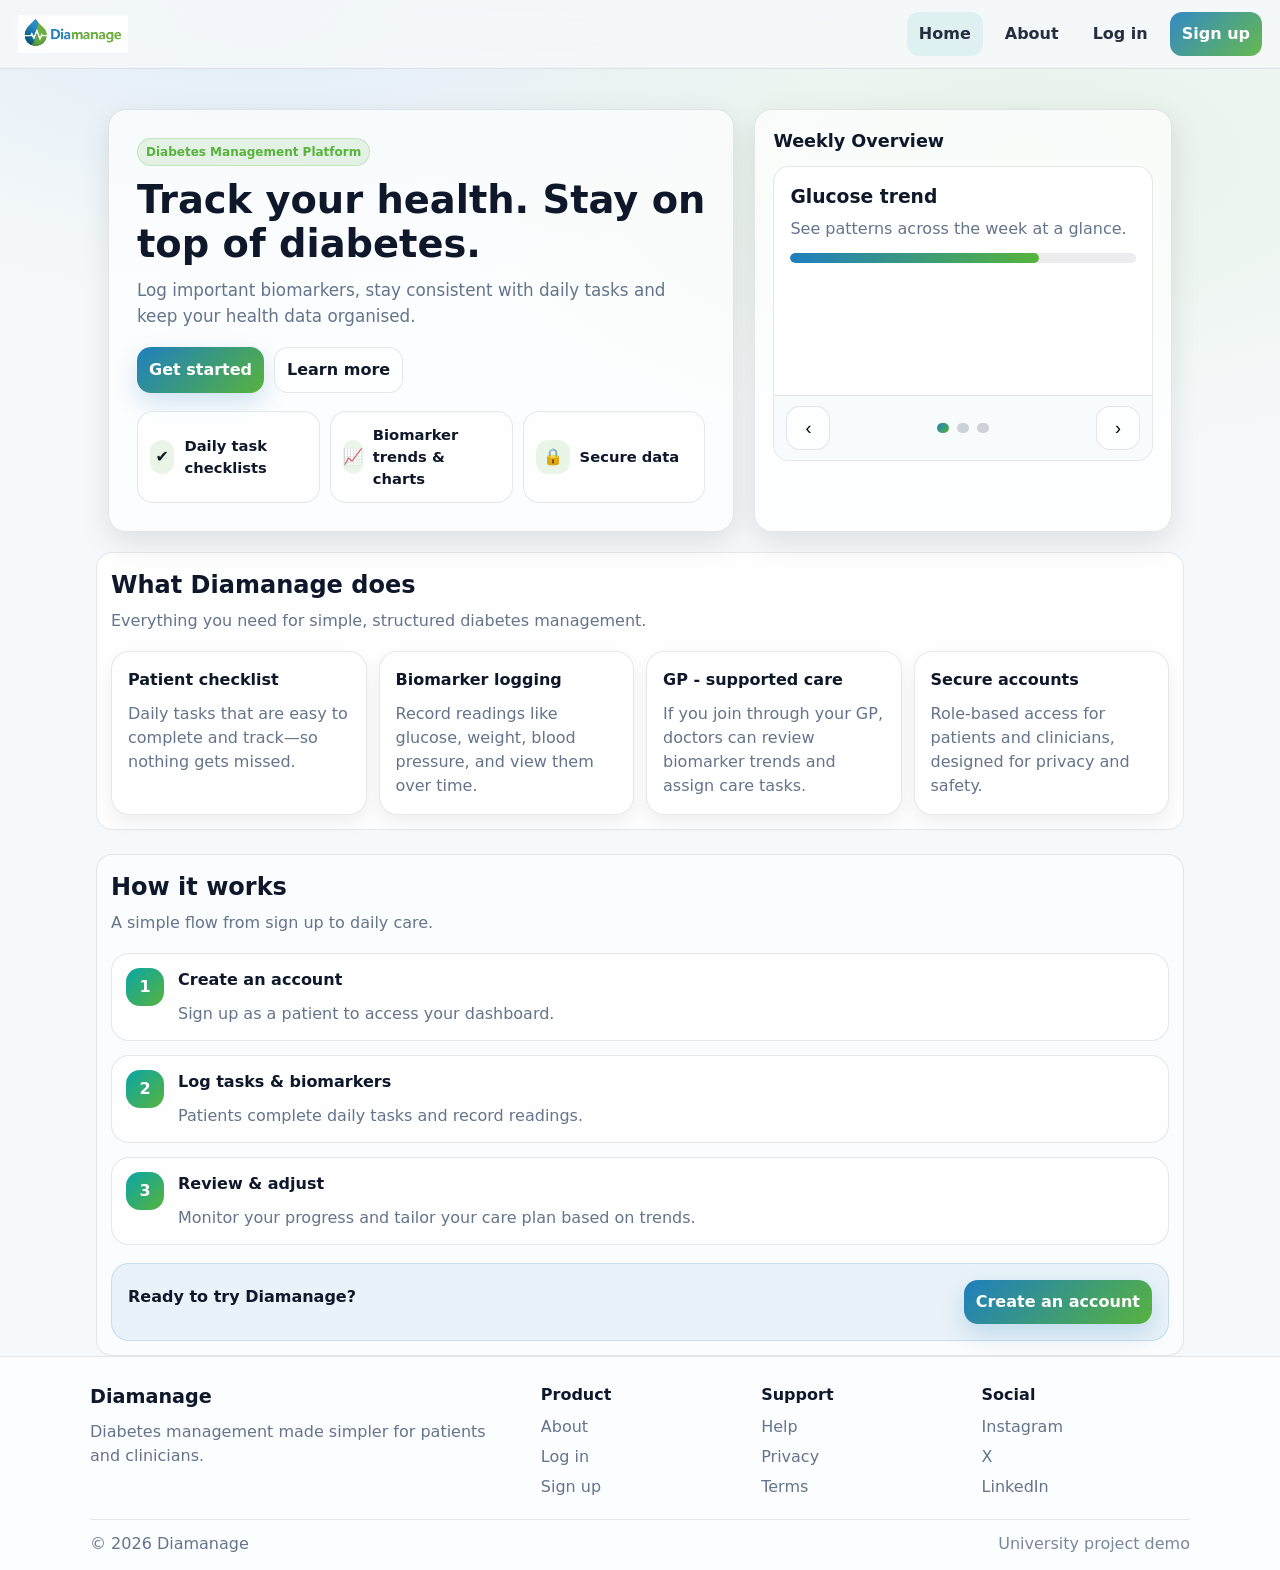
<file: diamanage-main/frontEnd/pages/index.html>
<!doctype html>
<html lang="en">
<head>
  <meta charset="utf-8" />
  <meta name="viewport" content="width=device-width, initial-scale=1" />
  <title>Diamanage</title>
  <link rel="stylesheet" href="../css/dashboard.css" />
</head>

<body>
  <!-- Header / Nav -->
  <header class="header">
    <a class="brand" href="index.html" aria-label="Diamanage home">
      <img src="../assets/logo.png" alt="Diamanage logo" class="brand-logo" />
    </a>

    <nav class="nav" aria-label="Primary">
      <button class="hamburger" id="hamburger" aria-label="Open menu" aria-expanded="false" aria-controls="navMenu">
        <span></span><span></span><span></span>
      </button>

      <div class="nav-menu" id="navMenu">
        <a href="index.html" class="nav-link active">Home</a>
        <a href="#" class="nav-link">About</a>
        <a href="login.html" class="nav-link">Log in</a>
        <a href="register.html" class="nav-link nav-cta">Sign up</a>
      </div>
    </nav>
  </header>

  <!-- Hero -->
  <main>
    <section class="hero">
      <div class="hero-content">
        <p class="pill">Diabetes Management Platform</p>
        <h1>Track your health. Stay on top of diabetes.</h1>
        <p class="subhead">
          Log important biomarkers, stay consistent with daily tasks and keep your health data organised.
        </p>

        <div class="hero-actions">
          <a class="btn primary" href="register.html">Get started</a>
          <a class="btn ghost" href="#">Learn more</a>
        </div>

        <div class="hero-stats">
          <div class="stat">
            <div class="stat-num">✔</div>
            <div class="stat-text">Daily task checklists</div>
          </div>
          <div class="stat">
            <div class="stat-num">📈</div>
            <div class="stat-text">Biomarker trends & charts</div>
          </div>
          <div class="stat">
            <div class="stat-num">🔒</div>
            <div class="stat-text">Secure  data</div>
          </div>
        </div>
      </div>

      <div class="hero-card">
        <h2 class="card-title">Weekly Overview</h2>

        <!-- Simple slideshow (3 slides) -->
        <div class="slider" aria-label="Highlights">
          <div class="slides" id="slides">
            <div class="slide">
              <div class="mini-card">
                <h3>Glucose trend</h3>
                <p>See patterns across the week at a glance.</p>
                <div class="fake-bar">
                  <span style="width: 72%"></span>
                </div>
              </div>
            </div>

            <div class="slide">
              <div class="mini-card">
                <h3>Task completion</h3>
                <p>Keep daily actions consistent and visible.</p>
                <ul class="mini-list">
                  <li><span class="dot ok"></span> Log glucose</li>
                  <li><span class="dot ok"></span> Take medication</li>
                  <li><span class="dot warn"></span> 20 min walk</li>
                </ul>
              </div>
            </div>

            <div class="slide">
              <div class="mini-card">
                <h3>Doctor view</h3>
                <p>Assign tasks and compare history over time.</p>
                <div class="fake-grid">
                  <div class="chip">BP</div>
                  <div class="chip">HbA1c</div>
                  <div class="chip">Weight</div>
                  <div class="chip">Notes</div>
                </div>
              </div>
            </div>
          </div>

          <div class="slider-controls">
            <button class="icon-btn" id="prevBtn" aria-label="Previous slide">‹</button>
            <div class="dots" id="dots" aria-label="Slide dots"></div>
            <button class="icon-btn" id="nextBtn" aria-label="Next slide">›</button>
          </div>
        </div>
      </div>
    </section>

    <!-- Features -->
    <section class="section">
      <div class="section-head">
        <h2>What Diamanage does</h2>
        <p>Everything you need for simple, structured diabetes management.</p>
      </div>

      <div class="grid">
        <article class="feature">
          <h3>Patient checklist</h3>
          <p>Daily tasks that are easy to complete and track—so nothing gets missed.</p>
        </article>

        <article class="feature">
          <h3>Biomarker logging</h3>
          <p>Record readings like glucose, weight, blood pressure, and view them over time.</p>
        </article>

        <article class="feature">
          <h3>GP - supported care</h3>
          <p>If you join through your GP, doctors can review biomarker trends and assign care tasks.</p>
        </article>

        <article class="feature">
          <h3>Secure accounts</h3>
          <p>Role-based access for patients and clinicians, designed for privacy and safety.</p>
        </article>
      </div>
    </section>
<br>
    <!-- How it works -->
    <section class="section alt">
      <div class="section-head">
        <h2>How it works</h2>
        <p>A simple flow from sign up to daily care.</p>
      </div>

      <ol class="steps">
        <li>
          <span class="step-num">1</span>
          <div>
            <h3>Create an account</h3>
            <p>Sign up as a patient to access your dashboard.</p>
          </div>
        </li>
        <li>
          <span class="step-num">2</span>
          <div>
            <h3>Log tasks & biomarkers</h3>
            <p>Patients complete daily tasks and record readings.</p>
          </div>
        </li>
        <li>
          <span class="step-num">3</span>
          <div>
            <h3>Review & adjust</h3>
            <p>Monitor your progress and tailor your care plan based on trends.</p>
          </div>
        </li>
      </ol>

      <div class="cta">
        <h3>Ready to try Diamanage?</h3>
        <p></p>
        <a class="btn primary" href="register.html">Create an account</a>
      </div>
    </section>
  </main>

  <!-- Footer -->
  <footer class="footer">
    <div class="footer-inner">
      <div class="footer-brand">
        <div class="footer-name">Diamanage</div>
        <p>Diabetes management made simpler for patients and clinicians.</p>
      </div>

      <div class="footer-links">
        <div>
          <h4>Product</h4>
          <a href="#">About</a>
          <a href="#">Log in</a>
          <a href="#">Sign up</a>
        </div>
        <div>
          <h4>Support</h4>
          <a href="#">Help</a>
          <a href="#">Privacy</a>
          <a href="#">Terms</a>
        </div>
        <div>
          <h4>Social</h4>
          <a href="#" aria-label="Instagram">Instagram</a>
          <a href="#" aria-label="X">X</a>
          <a href="#" aria-label="LinkedIn">LinkedIn</a>
        </div>
      </div>
    </div>

    <div class="footer-bottom">
      <span>© <span id="year"></span> Diamanage</span>
      <span class="muted">University project demo</span>
    </div>
  </footer>

  
  <script>
    // ----- Footer year -----
document.getElementById("year").textContent = new Date().getFullYear();

// ----- Mobile nav -----
const hamburger = document.getElementById("hamburger");
const navMenu = document.getElementById("navMenu");

hamburger.addEventListener("click", () => {
  const isOpen = navMenu.classList.toggle("open");
  hamburger.setAttribute("aria-expanded", String(isOpen));
});

// Close menu when clicking a link (mobile)
navMenu.addEventListener("click", (e) => {
  if (e.target.classList.contains("nav-link")) {
    navMenu.classList.remove("open");
    hamburger.setAttribute("aria-expanded", "false");
  }
});

// ----- Simple slider -----
const slidesEl = document.getElementById("slides");
const dotsEl = document.getElementById("dots");
const prevBtn = document.getElementById("prevBtn");
const nextBtn = document.getElementById("nextBtn");

const totalSlides = slidesEl.children.length;
let current = 0;

function renderDots() {
  dotsEl.innerHTML = "";
  for (let i = 0; i < totalSlides; i++) {
    const b = document.createElement("button");
    b.className = "dot-btn" + (i === current ? " active" : "");
    b.setAttribute("aria-label", `Go to slide ${i + 1}`);
    b.addEventListener("click", () => goTo(i));
    dotsEl.appendChild(b);
  }
}

function goTo(idx) {
  current = (idx + totalSlides) % totalSlides;
  slidesEl.style.transform = `translateX(-${current * 100}%)`;
  renderDots();
}

prevBtn.addEventListener("click", () => goTo(current - 1));
nextBtn.addEventListener("click", () => goTo(current + 1));

renderDots();
goTo(0);

// Auto-advance (optional)
setInterval(() => goTo(current + 1), 6000);
  </script>
  </body>
</html>
</file>
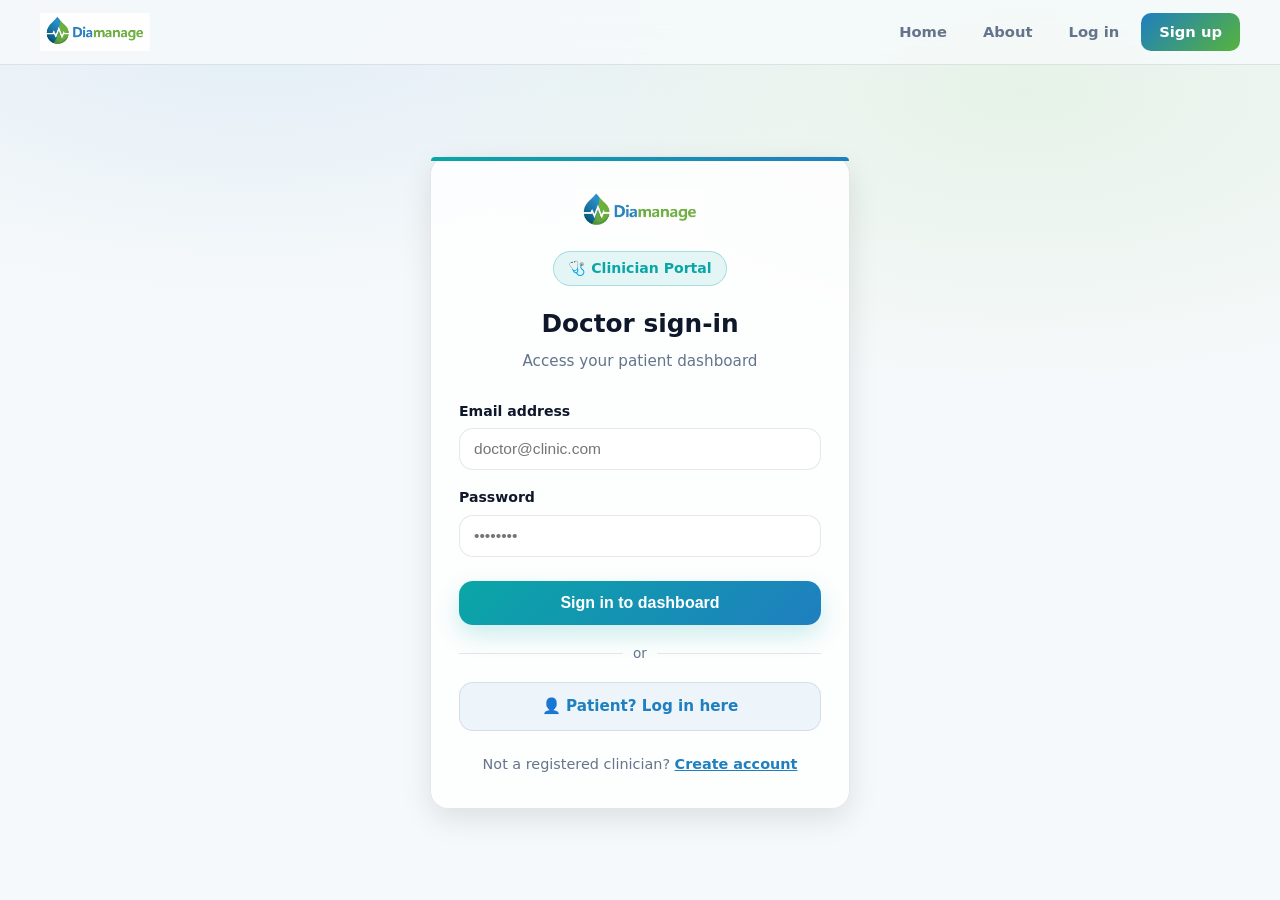
<file: diamanage-main/frontEnd/pages/doctor_login.html>
<!doctype html>
<html lang="en">
<head>
  <meta charset="utf-8" />
  <meta name="viewport" content="width=device-width, initial-scale=1" />
  <title>Diamanage — Doctor Login</title>
  <link rel="stylesheet" href="../css/styles.css" />
  <link rel="stylesheet" href="../css/auth.css" />
  <style>
    /* Auth page layout */
    .auth-wrapper {
      min-height: calc(100vh - 65px);
      display: grid;
      place-items: center;
      padding: 32px 18px;
    }

    .auth-card {
      width: 100%;
      max-width: 420px;
      background: rgba(255,255,255,0.80);
      border: 1px solid var(--border);
      border-radius: var(--radius);
      box-shadow: var(--shadow);
      padding: 32px 28px;
    }

    /* Teal accent strip along the top */
    .auth-card::before {
      content: '';
      display: block;
      height: 4px;
      margin: -32px -28px 28px;
      border-radius: var(--radius) var(--radius) 0 0;
      background: linear-gradient(90deg, var(--teal), var(--blue));
    }

    .auth-logo {
      display: flex;
      justify-content: center;
      margin-bottom: 18px;
    }

    .auth-logo img { height: 44px; width: auto; }

    .role-badge {
      display: flex;
      align-items: center;
      justify-content: center;
      gap: 8px;
      margin-bottom: 18px;
    }

    .role-badge span {
      display: inline-block;
      padding: 5px 14px;
      border-radius: 999px;
      background: rgba(10,166,166,0.10);
      border: 1px solid rgba(10,166,166,0.28);
      color: var(--teal);
      font-weight: 800;
      font-size: 0.88rem;
    }

    .auth-card h1 {
      margin: 0 0 6px;
      font-size: 1.55rem;
      text-align: center;
    }

    .auth-card .auth-sub {
      margin: 0 0 26px;
      text-align: center;
      color: var(--muted);
      font-size: 0.95rem;
    }

    .auth-field {
      margin-bottom: 16px;
    }

    .auth-field label {
      display: block;
      font-weight: 700;
      font-size: 0.88rem;
      margin-bottom: 6px;
    }

    .auth-field input {
      width: 100%;
      padding: 11px 14px;
      border-radius: 14px;
      border: 1px solid var(--border);
      background: rgba(255,255,255,0.95);
      font-size: 0.97rem;
      outline: none;
      transition: border-color 0.15s;
    }

    .auth-field input:focus {
      border-color: var(--teal);
      box-shadow: 0 0 0 3px rgba(10,166,166,0.12);
    }

    .auth-btn {
      width: 100%;
      margin-top: 8px;
      padding: 13px;
      border-radius: 14px;
      border: none;
      font-size: 1rem;
      font-weight: 800;
      cursor: pointer;
      color: white;
      background: linear-gradient(135deg, var(--teal), var(--blue));
      box-shadow: 0 10px 25px rgba(10,166,166,0.20);
      transition: filter 0.15s;
    }

    .auth-btn:hover { filter: brightness(1.04); }
    .auth-btn:disabled { opacity: 0.6; cursor: not-allowed; filter: none; }

    .auth-msg {
      margin-top: 14px;
      padding: 10px 14px;
      border-radius: 12px;
      font-size: 0.9rem;
      font-weight: 600;
      display: none;
    }

    .auth-msg.error {
      background: rgba(220,38,38,0.08);
      border: 1px solid rgba(220,38,38,0.20);
      color: #dc2626;
    }

    .auth-msg.success {
      background: rgba(10,166,166,0.08);
      border: 1px solid rgba(10,166,166,0.22);
      color: var(--teal);
    }

    .auth-links {
      margin-top: 22px;
      text-align: center;
      font-size: 0.9rem;
      color: var(--muted);
    }

    .auth-links a {
      color: var(--blue);
      font-weight: 700;
    }

    .auth-divider {
      margin: 18px 0;
      display: flex;
      align-items: center;
      gap: 10px;
      color: var(--muted);
      font-size: 0.85rem;
    }

    .auth-divider::before,
    .auth-divider::after {
      content: '';
      flex: 1;
      height: 1px;
      background: var(--border);
    }

    .patient-link-btn {
      width: 100%;
      padding: 11px;
      border-radius: 14px;
      border: 1px solid var(--border);
      background: rgba(31,127,191,0.07);
      color: var(--blue);
      font-weight: 800;
      font-size: 0.95rem;
      cursor: pointer;
      text-align: center;
      display: block;
      transition: background 0.15s;
      text-decoration: none;
    }

    .patient-link-btn:hover {
      background: rgba(31,127,191,0.13);
      text-decoration: none;
    }
  </style>
</head>

<body>
  <!-- Header -->
  <header class="header">
    <a class="brand" href="index.html" aria-label="Diamanage home">
      <img src="../assets/logo.png" alt="Diamanage logo" class="brand-logo" />
    </a>
    <nav class="nav" aria-label="Primary">
      <button class="hamburger" id="hamburger" aria-label="Open menu" aria-expanded="false" aria-controls="navMenu">
        <span></span><span></span><span></span>
      </button>
      <div class="nav-menu" id="navMenu">
        <a href="index.html" class="nav-link">Home</a>
        <a href="#" class="nav-link">About</a>
        <a href="login.html" class="nav-link">Log in</a>
        <a href="register.html" class="nav-link nav-cta">Sign up</a>
      </div>
    </nav>
  </header>

  <!-- Auth -->
  <main class="auth-wrapper">
    <div class="auth-card">
      <div class="auth-logo">
        <img src="../assets/logo.png" alt="Diamanage" />
      </div>

      <div class="role-badge"><span>🩺 Clinician Portal</span></div>

      <h1>Doctor sign-in</h1>
      <p class="auth-sub">Access your patient dashboard</p>

      <form id="doctorLoginForm" novalidate>
        <div class="auth-field">
          <label for="email">Email address</label>
          <input id="email" type="email" placeholder="doctor@clinic.com" autocomplete="email" required />
        </div>

        <div class="auth-field">
          <label for="password">Password</label>
          <input id="password" type="password" placeholder="••••••••" autocomplete="current-password" required />
        </div>

        <button class="auth-btn" type="submit" id="submitBtn">Sign in to dashboard</button>

        <div class="auth-msg" id="authMsg"></div>
      </form>

      <div class="auth-divider">or</div>

      <a class="patient-link-btn" href="login.html">👤 Patient? Log in here</a>

      <div class="auth-links">
        Not a registered clinician? <a href="register.html">Create account</a>
      </div>
    </div>
  </main>

  <script>
    // Hamburger
    document.getElementById('hamburger').addEventListener('click', function () {
      const menu = document.getElementById('navMenu');
      const expanded = this.getAttribute('aria-expanded') === 'true';
      this.setAttribute('aria-expanded', String(!expanded));
      menu.classList.toggle('open');
    });

    // Doctor login form
    const form      = document.getElementById('doctorLoginForm');
    const msgEl     = document.getElementById('authMsg');
    const submitBtn = document.getElementById('submitBtn');

    function showMsg(text, type) {
      msgEl.textContent = text;
      msgEl.className   = 'auth-msg ' + type;
      msgEl.style.display = 'block';
    }

    form.addEventListener('submit', async function (e) {
      e.preventDefault();
      msgEl.style.display = 'none';

      const email    = document.getElementById('email').value.trim();
      const password = document.getElementById('password').value;

      if (!email || !password) {
        showMsg('Please fill in all fields.', 'error');
        return;
      }

      submitBtn.disabled    = true;
      submitBtn.textContent = 'Signing in…';

      try {
        const res  = await fetch('https://diamanage.onrender.com/api/user/login', {
          method:  'POST',
          headers: { 'Content-Type': 'application/json' },
          body:    JSON.stringify({ email, password })
        });
        const data = await res.json();

        if (data.success) {
          if (data.role !== 'DOCTOR') {
            showMsg('This portal is for doctors only. Please use the patient login.', 'error');
            submitBtn.disabled    = false;
            submitBtn.textContent = 'Sign in to dashboard';
            return;
          }

          // Persist basic session info
          sessionStorage.setItem('userId',   data.userId);
          sessionStorage.setItem('userName', data.name);
          sessionStorage.setItem('userRole', data.role);

          showMsg('Welcome back, Dr. ' + data.name + '! Redirecting…', 'success');
          setTimeout(() => { window.location.href = 'doctor_dashboard.html'; }, 1000);
        } else {
          showMsg(data.message || 'Invalid email or password.', 'error');
          submitBtn.disabled    = false;
          submitBtn.textContent = 'Sign in to dashboard';
        }
      } catch (err) {
        showMsg('Could not reach the server. Please try again.', 'error');
        submitBtn.disabled    = false;
        submitBtn.textContent = 'Sign in to dashboard';
      }
    });
  </script>
</body>
</html>
</file>
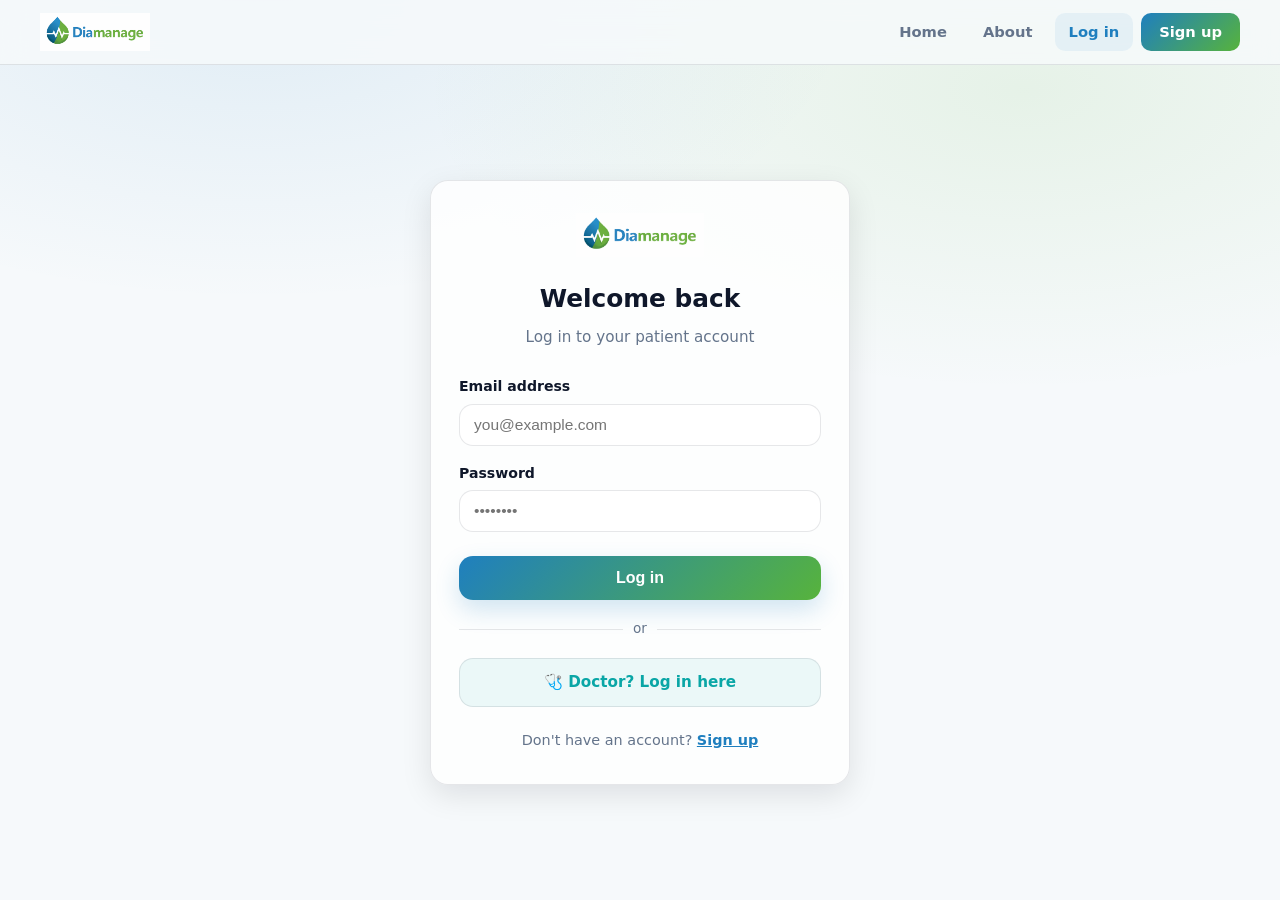
<file: diamanage-main/frontEnd/pages/login.html>
<!doctype html>
<html lang="en">
<head>
  <meta charset="utf-8" />
  <meta name="viewport" content="width=device-width, initial-scale=1" />
  <title>Diamanage — Log In</title>
  <link rel="stylesheet" href="../css/styles.css" />
  <link rel="stylesheet" href="../css/auth.css" />
  <style>
    /* Auth page layout */
    .auth-wrapper {
      min-height: calc(100vh - 65px);
      display: grid;
      place-items: center;
      padding: 32px 18px;
    }

    .auth-card {
      width: 100%;
      max-width: 420px;
      background: rgba(255,255,255,0.80);
      border: 1px solid var(--border);
      border-radius: var(--radius);
      box-shadow: var(--shadow);
      padding: 32px 28px;
    }

    .auth-logo {
      display: flex;
      justify-content: center;
      margin-bottom: 22px;
    }

    .auth-logo img { height: 44px; width: auto; }

    .auth-card h1 {
      margin: 0 0 6px;
      font-size: 1.55rem;
      text-align: center;
    }

    .auth-card .auth-sub {
      margin: 0 0 26px;
      text-align: center;
      color: var(--muted);
      font-size: 0.95rem;
    }

    .auth-field {
      margin-bottom: 16px;
    }

    .auth-field label {
      display: block;
      font-weight: 700;
      font-size: 0.88rem;
      margin-bottom: 6px;
    }

    .auth-field input {
      width: 100%;
      padding: 11px 14px;
      border-radius: 14px;
      border: 1px solid var(--border);
      background: rgba(255,255,255,0.95);
      font-size: 0.97rem;
      outline: none;
      transition: border-color 0.15s;
    }

    .auth-field input:focus {
      border-color: var(--blue);
      box-shadow: 0 0 0 3px rgba(31,127,191,0.10);
    }

    .auth-btn {
      width: 100%;
      margin-top: 8px;
      padding: 13px;
      border-radius: 14px;
      border: none;
      font-size: 1rem;
      font-weight: 800;
      cursor: pointer;
      color: white;
      background: linear-gradient(135deg, var(--blue), var(--green));
      box-shadow: 0 10px 25px rgba(31,127,191,0.20);
      transition: filter 0.15s;
    }

    .auth-btn:hover { filter: brightness(1.04); }
    .auth-btn:disabled { opacity: 0.6; cursor: not-allowed; filter: none; }

    .auth-msg {
      margin-top: 14px;
      padding: 10px 14px;
      border-radius: 12px;
      font-size: 0.9rem;
      font-weight: 600;
      display: none;
    }

    .auth-msg.error {
      background: rgba(220,38,38,0.08);
      border: 1px solid rgba(220,38,38,0.20);
      color: #dc2626;
    }

    .auth-msg.success {
      background: rgba(87,179,60,0.10);
      border: 1px solid rgba(87,179,60,0.25);
      color: #2d7a16;
    }

    .auth-links {
      margin-top: 22px;
      text-align: center;
      font-size: 0.9rem;
      color: var(--muted);
    }

    .auth-links a {
      color: var(--blue);
      font-weight: 700;
    }

    .auth-divider {
      margin: 18px 0;
      display: flex;
      align-items: center;
      gap: 10px;
      color: var(--muted);
      font-size: 0.85rem;
    }

    .auth-divider::before,
    .auth-divider::after {
      content: '';
      flex: 1;
      height: 1px;
      background: var(--border);
    }

    .doctor-link-btn {
      width: 100%;
      padding: 11px;
      border-radius: 14px;
      border: 1px solid var(--border);
      background: rgba(10,166,166,0.07);
      color: var(--teal);
      font-weight: 800;
      font-size: 0.95rem;
      cursor: pointer;
      text-align: center;
      display: block;
      transition: background 0.15s;
      text-decoration: none;
    }

    .doctor-link-btn:hover {
      background: rgba(10,166,166,0.13);
      text-decoration: none;
    }
  </style>
</head>

<body>
  <!-- Header -->
  <header class="header">
    <a class="brand" href="./index.html" aria-label="Diamanage home">
       
      <img src="../assets/logo.png" alt="Diamanage logo" class="brand-logo" />
    </a>
    <nav class="nav" aria-label="Primary">
      <button class="hamburger" id="hamburger" aria-label="Open menu" aria-expanded="false" aria-controls="navMenu">
        <span></span><span></span><span></span>
      </button>
      <div class="nav-menu" id="navMenu">
        
        <a href="index.html" class="nav-link">Home</a>
        <a href="#" class="nav-link">About</a>
        <a href="login.html" class="nav-link active">Log in</a>
        <a href="register.html" class="nav-link nav-cta">Sign up</a>
      </div>
    </nav>
  </header>

  <!-- Auth -->
  <main class="auth-wrapper">
    <div class="auth-card">
      <div class="auth-logo">
        <img src="../assets/logo.png" alt="Diamanage" />
      </div>

      <h1>Welcome back</h1>
      <p class="auth-sub">Log in to your patient account</p>

      <form id="loginForm" novalidate>
        <div class="auth-field">
          <label for="email">Email address</label>
          <input id="email" type="email" placeholder="you@example.com" autocomplete="email" required />
        </div>

        <div class="auth-field">
          <label for="password">Password</label>
          <input id="password" type="password" placeholder="••••••••" autocomplete="current-password" required />
        </div>

        <button class="auth-btn" type="submit" id="submitBtn">Log in</button>

        <div class="auth-msg" id="authMsg"></div>
      </form>

      <div class="auth-divider">or</div>

      <a class="doctor-link-btn" href="doctor_login.html">🩺 Doctor? Log in here</a>

      <div class="auth-links">
        Don't have an account? <a href="register.html">Sign up</a>
      </div>
    </div>
  </main>

  <script>
    // Hamburger
    document.getElementById('hamburger').addEventListener('click', function () {
      const menu = document.getElementById('navMenu');
      const expanded = this.getAttribute('aria-expanded') === 'true';
      this.setAttribute('aria-expanded', String(!expanded));
      menu.classList.toggle('open');
    });

    // Login form
    const form     = document.getElementById('loginForm');
    const msgEl    = document.getElementById('authMsg');
    const submitBtn = document.getElementById('submitBtn');

    function showMsg(text, type) {
      msgEl.textContent = text;
      msgEl.className   = 'auth-msg ' + type;
      msgEl.style.display = 'block';
    }

    form.addEventListener('submit', async function (e) {
      e.preventDefault();
      msgEl.style.display = 'none';

      const email    = document.getElementById('email').value.trim();
      const password = document.getElementById('password').value;

      if (!email || !password) {
        showMsg('Please fill in all fields.', 'error');
        return;
      }

      submitBtn.disabled   = true;
      submitBtn.textContent = 'Logging in…';

      try {
        const res  = await fetch('https://diamanage.onrender.com/api/user/login', {
          method:  'POST',
          headers: { 'Content-Type': 'application/json' },
          body:    JSON.stringify({ email, password })
        });
        const data = await res.json();

        if (data.success) {
          // Persist basic session info
          sessionStorage.setItem('userId',   data.userId);
          sessionStorage.setItem('userName', data.name);
          sessionStorage.setItem('userRole', data.role);

          if (data.role === 'DOCTOR') {
            
            window.location.href = 'doctor_dashboard.html';
          } else {
            window.location.href = 'user_dashboard.html';
          }
        } else {
          showMsg(data.message || 'Invalid email or password.', 'error');
          submitBtn.disabled   = false;
          submitBtn.textContent = 'Log in';
        }
      } catch (err) {
        showMsg('Could not reach the server. Please try again.', 'error');
        submitBtn.disabled   = false;
        submitBtn.textContent = 'Log in';
      }
    });
  </script>
</body>
</html>
</file>
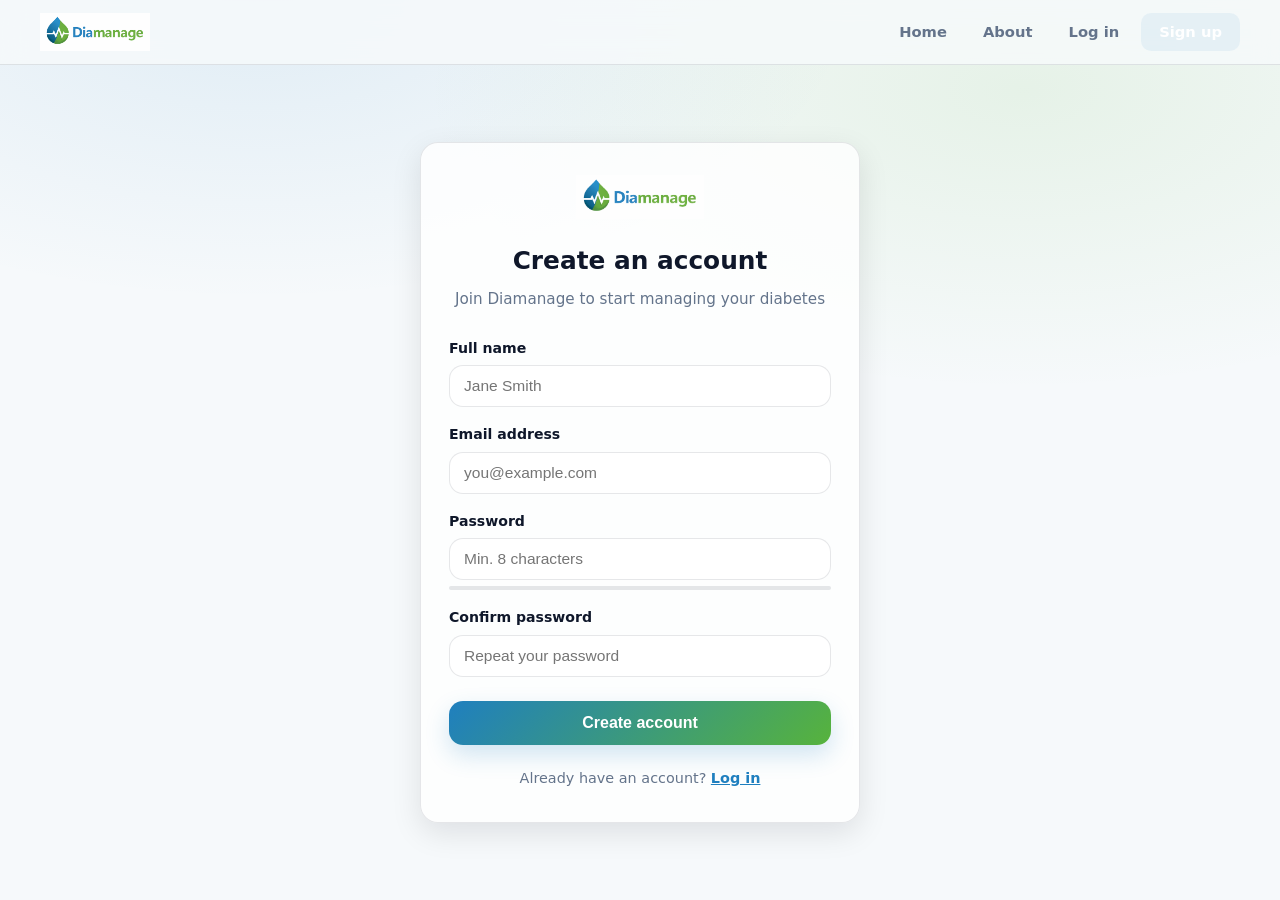
<file: diamanage-main/frontEnd/pages/register.html>
<!doctype html>
<html lang="en">
<head>
  <meta charset="utf-8" />
  <meta name="viewport" content="width=device-width, initial-scale=1" />
  <title>Diamanage — Sign Up</title>
  <link rel="stylesheet" href="../css/styles.css" />
  <link rel="stylesheet" href="../css/auth.css" />
  <style>
    /* Auth page layout */
    .auth-wrapper {
      min-height: calc(100vh - 65px);
      display: grid;
      place-items: center;
      padding: 32px 18px;
    }

    .auth-card {
      width: 100%;
      max-width: 440px;
      background: rgba(255,255,255,0.80);
      border: 1px solid var(--border);
      border-radius: var(--radius);
      box-shadow: var(--shadow);
      padding: 32px 28px;
    }

    .auth-logo {
      display: flex;
      justify-content: center;
      margin-bottom: 22px;
    }

    .auth-logo img { height: 44px; width: auto; }

    .auth-card h1 {
      margin: 0 0 6px;
      font-size: 1.55rem;
      text-align: center;
    }

    .auth-card .auth-sub {
      margin: 0 0 26px;
      text-align: center;
      color: var(--muted);
      font-size: 0.95rem;
    }

    .auth-field {
      margin-bottom: 16px;
    }

    .auth-field label {
      display: block;
      font-weight: 700;
      font-size: 0.88rem;
      margin-bottom: 6px;
    }

    .auth-field input {
      width: 100%;
      padding: 11px 14px;
      border-radius: 14px;
      border: 1px solid var(--border);
      background: rgba(255,255,255,0.95);
      font-size: 0.97rem;
      outline: none;
      transition: border-color 0.15s;
    }

    .auth-field input:focus {
      border-color: var(--blue);
      box-shadow: 0 0 0 3px rgba(31,127,191,0.10);
    }

    .auth-field input.invalid {
      border-color: #dc2626;
    }

    .field-hint {
      margin: 5px 0 0;
      font-size: 0.8rem;
      color: var(--muted);
    }

    .auth-btn {
      width: 100%;
      margin-top: 8px;
      padding: 13px;
      border-radius: 14px;
      border: none;
      font-size: 1rem;
      font-weight: 800;
      cursor: pointer;
      color: white;
      background: linear-gradient(135deg, var(--blue), var(--green));
      box-shadow: 0 10px 25px rgba(31,127,191,0.20);
      transition: filter 0.15s;
    }

    .auth-btn:hover { filter: brightness(1.04); }
    .auth-btn:disabled { opacity: 0.6; cursor: not-allowed; filter: none; }

    .auth-msg {
      margin-top: 14px;
      padding: 10px 14px;
      border-radius: 12px;
      font-size: 0.9rem;
      font-weight: 600;
      display: none;
    }

    .auth-msg.error {
      background: rgba(220,38,38,0.08);
      border: 1px solid rgba(220,38,38,0.20);
      color: #dc2626;
    }

    .auth-msg.success {
      background: rgba(87,179,60,0.10);
      border: 1px solid rgba(87,179,60,0.25);
      color: #2d7a16;
    }

    .auth-links {
      margin-top: 22px;
      text-align: center;
      font-size: 0.9rem;
      color: var(--muted);
    }

    .auth-links a {
      color: var(--blue);
      font-weight: 700;
    }

    /* Password strength bar */
    .strength-bar {
      margin-top: 6px;
      height: 4px;
      border-radius: 999px;
      background: var(--border);
      overflow: hidden;
    }

    .strength-bar-fill {
      height: 100%;
      width: 0%;
      border-radius: 999px;
      transition: width 0.25s, background 0.25s;
    }

    .strength-label {
      font-size: 0.78rem;
      margin-top: 4px;
      color: var(--muted);
    }
  </style>
</head>

<body>
  <!-- Header -->
  <header class="header">
    <a class="brand" href="index.html" aria-label="Diamanage home">
      <img src="../assets/logo.png" alt="Diamanage logo" class="brand-logo" />
    </a>
    <nav class="nav" aria-label="Primary">
      <button class="hamburger" id="hamburger" aria-label="Open menu" aria-expanded="false" aria-controls="navMenu">
        <span></span><span></span><span></span>
      </button>
      <div class="nav-menu" id="navMenu">
        <a href="index.html" class="nav-link">Home</a>
        <a href="#" class="nav-link">About</a>
        <a href="login.html" class="nav-link">Log in</a>
        <a href="register.html" class="nav-link active nav-cta">Sign up</a>
      </div>
    </nav>
  </header>

  <!-- Auth -->
  <main class="auth-wrapper">
    <div class="auth-card">
      <div class="auth-logo">
        <img src="../assets/logo.png" alt="Diamanage" />
      </div>

      <h1>Create an account</h1>
      <p class="auth-sub">Join Diamanage to start managing your diabetes</p>

      <form id="registerForm" novalidate>
        <div class="auth-field">
          <label for="name">Full name</label>
          <input id="name" type="text" placeholder="Jane Smith" autocomplete="name" required />
        </div>

        <div class="auth-field">
          <label for="email">Email address</label>
          <input id="email" type="email" placeholder="you@example.com" autocomplete="email" required />
        </div>

        <div class="auth-field">
          <label for="password">Password</label>
          <input id="password" type="password" placeholder="Min. 8 characters" autocomplete="new-password" required />
          <div class="strength-bar"><div class="strength-bar-fill" id="strengthFill"></div></div>
          <div class="strength-label" id="strengthLabel"></div>
        </div>

        <div class="auth-field">
          <label for="confirmPassword">Confirm password</label>
          <input id="confirmPassword" type="password" placeholder="Repeat your password" autocomplete="new-password" required />
        </div>

        <button class="auth-btn" type="submit" id="submitBtn">Create account</button>

        <div class="auth-msg" id="authMsg"></div>
      </form>

      <div class="auth-links">
        Already have an account? <a href="login.html">Log in</a>
      </div>
    </div>
  </main>

  <script>
    // Hamburger
    document.getElementById('hamburger').addEventListener('click', function () {
      const menu = document.getElementById('navMenu');
      const expanded = this.getAttribute('aria-expanded') === 'true';
      this.setAttribute('aria-expanded', String(!expanded));
      menu.classList.toggle('open');
    });

    // Password strength
    const passwordInput  = document.getElementById('password');
    const strengthFill   = document.getElementById('strengthFill');
    const strengthLabel  = document.getElementById('strengthLabel');

    const levels = [
      { color: '#dc2626', label: 'Weak',      min: 1  },
      { color: '#f97316', label: 'Fair',      min: 3  },
      { color: '#eab308', label: 'Good',      min: 5  },
      { color: '#57b33c', label: 'Strong',    min: 7  },
    ];

    function scorePassword(pw) {
      let score = 0;
      if (pw.length >= 8)  score++;
      if (pw.length >= 12) score++;
      if (/[A-Z]/.test(pw)) score++;
      if (/[a-z]/.test(pw)) score++;
      if (/[0-9]/.test(pw)) score++;
      if (/[^A-Za-z0-9]/.test(pw)) score += 2;
      return score; // 0-7
    }

    passwordInput.addEventListener('input', function () {
      const score = scorePassword(this.value);
      if (!this.value) {
        strengthFill.style.width = '0%';
        strengthLabel.textContent = '';
        return;
      }
      const pct   = Math.min(100, Math.round((score / 7) * 100));
      const level = levels.slice().reverse().find(l => score >= l.min) || levels[0];
      strengthFill.style.width      = pct + '%';
      strengthFill.style.background = level.color;
      strengthLabel.textContent     = level.label;
      strengthLabel.style.color     = level.color;
    });

    // Form submit
    const form      = document.getElementById('registerForm');
    const msgEl     = document.getElementById('authMsg');
    const submitBtn = document.getElementById('submitBtn');

    function showMsg(text, type) {
      msgEl.textContent = text;
      msgEl.className   = 'auth-msg ' + type;
      msgEl.style.display = 'block';
    }

    form.addEventListener('submit', async function (e) {
      e.preventDefault();
      msgEl.style.display = 'none';

      const name            = document.getElementById('name').value.trim();
      const email           = document.getElementById('email').value.trim();
      const password        = document.getElementById('password').value;
      const confirmPassword = document.getElementById('confirmPassword').value;

      if (!name || !email || !password || !confirmPassword) {
        showMsg('Please fill in all fields.', 'error');
        return;
      }

      if (password.length < 8) {
        showMsg('Password must be at least 8 characters.', 'error');
        return;
      }

      if (password !== confirmPassword) {
        showMsg('Passwords do not match.', 'error');
        document.getElementById('confirmPassword').classList.add('invalid');
        return;
      }

      document.getElementById('confirmPassword').classList.remove('invalid');
      submitBtn.disabled    = true;
      submitBtn.textContent = 'Creating account…';

      try {
        const res  = await fetch('https://diamanage.onrender.com/api/user/register', {
          method:  'POST',
          headers: { 'Content-Type': 'application/json' },
          body:    JSON.stringify({ name, email, password, role: 'PATIENT' })
        });
        const data = await res.json();

        if (data.success) {
          showMsg('Account created! Redirecting to login…', 'success');
          setTimeout(() => { window.location.href = 'login.html'; }, 1500);
        } else {
          showMsg(data.message || 'Registration failed. Please try again.', 'error');
          submitBtn.disabled    = false;
          submitBtn.textContent = 'Create account';
        }
      } catch (err) {
        showMsg('Could not reach the server. Please try again.', 'error');
        submitBtn.disabled    = false;
        submitBtn.textContent = 'Create account';
      }
    });
  </script>
</body>
</html>
</file>
<file: diamanage-main/frontEnd/css/dashboard.css>
:root{
  --bg: #f6f9fb;
  --card: #ffffff;
  --text: #0f172a;
  --muted: #64748b;

  /* logo-ish colours */
  --blue: #1f7fbf;
  --teal: #0aa6a6;
  --green: #57b33c;

  --border: rgba(15, 23, 42, 0.10);
  --shadow: 0 10px 30px rgba(2, 8, 23, 0.10);
  --radius: 18px;
}

* { box-sizing: border-box; }
html, body { margin: 0; padding: 0; }
body{
  font-family: system-ui, -apple-system, Segoe UI, Roboto, Arial, sans-serif;
  background: radial-gradient(1000px 500px at 20% 0%, rgba(31,127,191,0.10), transparent 60%),
              radial-gradient(1000px 500px at 80% 10%, rgba(87,179,60,0.10), transparent 60%),
              var(--bg);
  color: var(--text);
  line-height: 1.5;
}

a { color: inherit; text-decoration: none; }
a:hover { text-decoration: underline; }

/* Header */
.header{
  position: sticky;
  top: 0;
  z-index: 50;
  background: rgba(246, 249, 251, 0.75);
  backdrop-filter: blur(10px);
  border-bottom: 1px solid var(--border);
  padding: 12px 18px;

  display: flex;
  align-items: center;
  justify-content: space-between;
  gap: 14px;
}

.brand{
  display: inline-flex;
  align-items: center;
  gap: 10px;
}
.brand-logo{
  height: 40px;
  width: auto;
}

/* Nav */
.nav { display: flex; align-items: center; gap: 12px; }
.nav-menu{
  display: flex;
  align-items: center;
  gap: 10px;
}
.nav-link{
  padding: 10px 12px;
  border-radius: 12px;
  color: var(--text);
  font-weight: 600;
  opacity: 0.9;
}
.nav-link:hover{
  background: rgba(31,127,191,0.08);
  text-decoration: none;
}
.nav-link.active{
  background: rgba(10,166,166,0.10);
}
.nav-cta{
  background: linear-gradient(135deg, var(--blue), var(--green));
  color: white;
}
.nav-cta:hover{
  filter: brightness(1.02);
}

/* Hamburger */
.hamburger{
  width: 44px;
  height: 44px;
  border-radius: 12px;
  border: 1px solid var(--border);
  background: rgba(255,255,255,0.7);
  display: none;
  align-items: center;
  justify-content: center;
  cursor: pointer;
}
.hamburger span{
  display: block;
  width: 18px;
  height: 2px;
  background: var(--text);
  margin: 3px 0;
  border-radius: 10px;
}

/* Hero */
.hero{
  max-width: 1100px;
  margin: 0 auto;
  padding: 40px 18px 20px;

  display: grid;
  grid-template-columns: 1.2fr 0.8fr;
  gap: 20px;
  align-items: stretch;
}

.hero-content{
  background: rgba(255,255,255,0.65);
  border: 1px solid var(--border);
  border-radius: var(--radius);
  padding: 28px;
  box-shadow: var(--shadow);
}

.pill{
  display: inline-block;
  margin: 0 0 12px;
  padding: 6px 10px;
  border-radius: 999px;
  background: rgba(31,127,191,0.10);
  border: 1px solid rgba(31,127,191,0.18);
  color: var(--blue);
  font-weight: 700;
  font-size: 0.9rem;
}

.hero h1{
  margin: 0 0 12px;
  font-size: clamp(1.8rem, 3vw, 2.6rem);
  line-height: 1.15;
}

.subhead{
  margin: 0 0 18px;
  color: var(--muted);
  font-size: 1.05rem;
}

.hero-actions{
  display: flex;
  gap: 10px;
  flex-wrap: wrap;
  margin: 14px 0 18px;
}

.btn{
  display: inline-flex;
  align-items: center;
  justify-content: center;
  padding: 11px 14px;
  border-radius: 14px;
  font-weight: 800;
  border: 1px solid var(--border);
  cursor: pointer;
  text-decoration: none;
}
.btn.primary{
  color: white;
  border: none;
  background: linear-gradient(135deg, var(--blue), var(--green));
  box-shadow: 0 10px 25px rgba(31,127,191,0.20);
}
.btn.primary:hover{ filter: brightness(1.02); text-decoration: none; }
.btn.ghost{
  background: rgba(255,255,255,0.7);
}
.btn.ghost:hover{ background: rgba(255,255,255,0.95); text-decoration: none; }

.hero-stats{
  margin-top: 12px;
  display: grid;
  grid-template-columns: repeat(3, minmax(0, 1fr));
  gap: 10px;
}
.stat{
  border: 1px solid var(--border);
  background: rgba(255,255,255,0.65);
  border-radius: 16px;
  padding: 12px;
  display: flex;
  gap: 10px;
  align-items: center;
}
.stat-num{
  width: 34px; height: 34px;
  border-radius: 12px;
  display: grid;
  place-items: center;
  background: rgba(87,179,60,0.12);
}
.stat-text{
  font-weight: 700;
  font-size: 0.92rem;
  color: var(--text);
}

/* Hero right card */
.hero-card{
  border: 1px solid var(--border);
  background: rgba(255,255,255,0.75);
  border-radius: var(--radius);
  padding: 18px;
  box-shadow: var(--shadow);
}
.card-title{
  margin: 0 0 12px;
  font-size: 1.1rem;
}

/* Slider */
.slider{
  border: 1px solid var(--border);
  border-radius: 16px;
  overflow: hidden;
  background: white;
}
.slides{
  display: flex;
  width: 100%;
  transition: transform 0.35s ease;
}
.slide{
  min-width: 100%;
  padding: 16px;
}
.mini-card h3{ margin: 0 0 6px; }
.mini-card p{ margin: 0 0 12px; color: var(--muted); }

.fake-bar{
  height: 10px;
  background: rgba(15,23,42,0.08);
  border-radius: 999px;
  overflow: hidden;
}
.fake-bar span{
  display: block;
  height: 100%;
  background: linear-gradient(90deg, var(--blue), var(--green));
  border-radius: 999px;
}

.mini-list{
  list-style: none;
  padding: 0;
  margin: 0;
  display: grid;
  gap: 10px;
}
.dot{
  display: inline-block;
  width: 10px; height: 10px;
  border-radius: 999px;
  margin-right: 8px;
}
.dot.ok{ background: var(--green); }
.dot.warn{ background: var(--teal); }

.fake-grid{
  display: grid;
  grid-template-columns: repeat(2, minmax(0, 1fr));
  gap: 10px;
}
.chip{
  padding: 10px;
  border-radius: 12px;
  border: 1px solid var(--border);
  background: rgba(31,127,191,0.06);
  font-weight: 800;
  text-align: center;
}

.slider-controls{
  display: flex;
  align-items: center;
  justify-content: space-between;
  padding: 10px 12px;
  border-top: 1px solid var(--border);
  background: rgba(246,249,251,0.7);
}
.icon-btn{
  width: 36px; height: 36px;
  border-radius: 12px;
  border: 1px solid var(--border);
  background: rgba(255,255,255,0.8);
  cursor: pointer;
  font-size: 20px;
  line-height: 1;
}
.icon-btn:hover{ background: rgba(255,255,255,1); }

.dots{
  display: flex;
  gap: 8px;
  align-items: center;
  justify-content: center;
}
.dot-btn{
  width: 10px; height: 10px;
  border-radius: 999px;
  border: 0;
  cursor: pointer;
  background: rgba(15,23,42,0.18);
}
.dot-btn.active{
  background: linear-gradient(135deg, var(--blue), var(--green));
}

/* Sections */
.section{
  max-width: 1100px;
  margin: 0 auto;
  padding: 34px 18px;
}
.section.alt{
  background: rgba(255,255,255,0.55);
  border-top: 1px solid var(--border);
  border-bottom: 1px solid var(--border);
}
.section-head{
  margin-bottom: 18px;
}
.section-head h2{
  margin: 0 0 6px;
}
.section-head p{
  margin: 0;
  color: var(--muted);
}

.grid{
  display: grid;
  grid-template-columns: repeat(4, minmax(0, 1fr));
  gap: 12px;
}
.feature{
  border: 1px solid var(--border);
  border-radius: 18px;
  padding: 16px;
  background: rgba(255,255,255,0.75);
  box-shadow: 0 8px 18px rgba(2,8,23,0.06);
}
.feature h3{ margin: 0 0 6px; }
.feature p{ margin: 0; color: var(--muted); }

.steps{
  margin: 0;
  padding: 0;
  list-style: none;
  display: grid;
  gap: 14px;
}
.steps li{
  display: grid;
  grid-template-columns: 40px 1fr;
  gap: 12px;
  align-items: start;
  border: 1px solid var(--border);
  border-radius: 18px;
  padding: 14px;
  background: rgba(255,255,255,0.75);
}
.step-num{
  width: 38px; height: 38px;
  border-radius: 14px;
  display: grid;
  place-items: center;
  font-weight: 900;
  color: white;
  background: linear-gradient(135deg, var(--teal), var(--green));
}
.steps h3{ margin: 0 0 4px; }
.steps p{ margin: 0; color: var(--muted); }

.cta{
  margin-top: 18px;
  border: 1px solid rgba(31,127,191,0.18);
  background: rgba(31,127,191,0.08);
  border-radius: 18px;
  padding: 16px;
  display: flex;
  align-items: center;
  justify-content: space-between;
  gap: 14px;
}
.cta h3{ margin: 0 0 4px; }
.cta p{ margin: 0; color: var(--muted); }

/* Footer */
.footer{
  border-top: 1px solid var(--border);
  background: rgba(255,255,255,0.70);
  padding: 26px 18px 14px;
}
.footer-inner{
  max-width: 1100px;
  margin: 0 auto;
  display: grid;
  grid-template-columns: 1.2fr 1.8fr;
  gap: 18px;
}
.footer-name{
  font-weight: 900;
  font-size: 1.2rem;
}
.footer-brand p{
  color: var(--muted);
  margin: 8px 0 0;
  max-width: 40ch;
}
.footer-links{
  display: grid;
  grid-template-columns: repeat(3, minmax(0, 1fr));
  gap: 12px;
}
.footer-links h4{
  margin: 0 0 8px;
}
.footer-links a{
  display: block;
  color: var(--muted);
  margin: 6px 0;
}
.footer-links a:hover{
  color: var(--text);
  text-decoration: none;
}
.footer-bottom{
  max-width: 1100px;
  margin: 14px auto 0;
  padding-top: 12px;
  border-top: 1px solid var(--border);
  display: flex;
  justify-content: space-between;
  gap: 12px;
  color: var(--muted);
}
.muted{ opacity: 0.85; }

/* Responsive */
@media (max-width: 980px){
  .hero{ grid-template-columns: 1fr; }
  .grid{ grid-template-columns: repeat(2, minmax(0, 1fr)); }
  .footer-inner{ grid-template-columns: 1fr; }
}

@media (max-width: 640px){
  .hero-content{ padding: 20px; }
  .hero-stats{ grid-template-columns: 1fr; }
  .grid{ grid-template-columns: 1fr; }
  .cta{ flex-direction: column; align-items: flex-start; }

  .hamburger{ display: inline-flex; }
  .nav-menu{
    position: absolute;
    right: 18px;
    top: 64px;
    width: min(240px, calc(100vw - 36px));
    background: rgba(255,255,255,0.92);
    border: 1px solid var(--border);
    border-radius: 16px;
    box-shadow: var(--shadow);
    padding: 10px;
    display: none;
    flex-direction: column;
    align-items: stretch;
    gap: 6px;
  }
  .nav-menu.open{ display: flex; }
}


/*doctor's dashboard*/
    :root{
      --bg: #f6f9fb;
      --card: #ffffff;
      --text: #0f172a;
      --muted: #64748b;

      --blue: #1f7fbf;
      --teal: #0aa6a6;
      --green: #57b33c;

      --border: rgba(15, 23, 42, 0.10);
      --shadow: 0 10px 30px rgba(2, 8, 23, 0.10);
      --radius: 18px;
    }

    *{ box-sizing: border-box; }
    html,body{ margin:0; padding:0; }
    body{
      font-family: system-ui, -apple-system, Segoe UI, Roboto, Arial, sans-serif;
      background:
        radial-gradient(1000px 500px at 20% 0%, rgba(31,127,191,0.10), transparent 60%),
        radial-gradient(1000px 500px at 80% 10%, rgba(87,179,60,0.10), transparent 60%),
        var(--bg);
      color: var(--text);
      line-height: 1.5;
    }

    a{ color: inherit; text-decoration: none; }
    a:hover{ text-decoration: underline; }

    /* Header */
    .header{
      position: sticky;
      top: 0;
      z-index: 50;
      background: rgba(246, 249, 251, 0.78);
      backdrop-filter: blur(10px);
      border-bottom: 1px solid var(--border);
      padding: 12px 18px;

      display: flex;
      align-items: center;
      justify-content: space-between;
      gap: 14px;
    }
    .brand{
      display: inline-flex;
      align-items: center;
      gap: 10px;
    }
    .brand-logo{
      height: 38px;
      width: auto;
    }

    .nav-actions{
      display:flex;
      align-items:center;
      gap:10px;
    }
    .btn{
      display:inline-flex;
      align-items:center;
      justify-content:center;
      padding: 10px 12px;
      border-radius: 14px;
      border: 1px solid var(--border);
      background: rgba(255,255,255,0.75);
      font-weight: 800;
      cursor: pointer;
    }
    .btn:hover{ background: rgba(255,255,255,0.95); }
    .btn.primary{
      border: none;
      color: white;
      background: linear-gradient(135deg, var(--blue), var(--green));
      box-shadow: 0 10px 25px rgba(31,127,191,0.20);
    }
    .btn.primary:hover{ filter: brightness(1.02); }

    .icon-btn{
      width: 44px;
      height: 44px;
      border-radius: 14px;
      border: 1px solid var(--border);
      background: rgba(255,255,255,0.75);
      cursor:pointer;
      display:grid;
      place-items:center;
      font-size: 18px;
    }

    /* Layout */
    .wrap{
      max-width: 1200px;
      margin: 0 auto;
      padding: 18px;
      display: grid;
      grid-template-columns: 320px 1fr;
      gap: 14px;
    }

    .card{
      background: rgba(255,255,255,0.80);
      border: 1px solid var(--border);
      border-radius: var(--radius);
      box-shadow: var(--shadow);
      padding: 16px;
    }

    .card-title{
      margin: 0 0 12px;
      font-size: 1.1rem;
    }
    .muted{ color: var(--muted); }

    /* Patient list */
    .search{
      width: 100%;
      padding: 10px 12px;
      border-radius: 14px;
      border: 1px solid var(--border);
      outline: none;
      background: rgba(255,255,255,0.95);
      margin-bottom: 10px;
    }

    .patient-list{
      margin: 0;
      padding: 0;
      list-style: none;
      display: grid;
      gap: 8px;
      max-height: 65vh;
      overflow:auto;
    }

    .patient-item{
      border: 1px solid var(--border);
      background: rgba(255,255,255,0.85);
      border-radius: 14px;
      padding: 10px 12px;
      cursor: pointer;
      display:flex;
      justify-content: space-between;
      gap: 10px;
      align-items:center;
    }
    .patient-item:hover{
      background: rgba(31,127,191,0.06);
    }
    .patient-item.active{
      border-color: rgba(31,127,191,0.35);
      background: rgba(31,127,191,0.10);
    }
    .pill{
      font-size: 0.75rem;
      font-weight: 900;
      border-radius: 999px;
      padding: 4px 8px;
      border: 1px solid rgba(87,179,60,0.25);
      background: rgba(87,179,60,0.12);
      color: var(--green);
      white-space: nowrap;
    }

    /* Detail panel */
    .topline{
      display:flex;
      align-items:flex-start;
      justify-content: space-between;
      gap: 12px;
      margin-bottom: 10px;
    }

    .hello h1{
      margin: 0;
      font-size: 1.35rem;
      line-height: 1.2;
    }
    .hello p{
      margin: 6px 0 0;
      color: var(--muted);
    }

    .detail-grid{
      display:grid;
      grid-template-columns: 1fr 1fr;
      gap: 12px;
      margin-top: 12px;
    }

    .section{
      border: 1px solid var(--border);
      border-radius: 16px;
      padding: 14px;
      background: rgba(255,255,255,0.85);
    }

    .section h3{
      margin: 0 0 10px;
      font-size: 1rem;
    }

    /* Task form */
    .row{
      display:grid;
      grid-template-columns: 1fr;
      gap: 10px;
    }
    .field label{
      display:block;
      font-weight: 800;
      font-size: 0.9rem;
      margin-bottom: 6px;
    }
    .field input, .field select{
      width: 100%;
      padding: 10px 12px;
      border-radius: 14px;
      border: 1px solid var(--border);
      background: rgba(255,255,255,0.95);
      outline: none;
    }
    .inline{
      display:flex;
      align-items:center;
      gap: 10px;
      flex-wrap: wrap;
    }

    .task-list{
      margin: 10px 0 0;
      padding: 0;
      list-style:none;
      display:grid;
      gap: 8px;
    }
    .task{
      border: 1px solid var(--border);
      border-radius: 14px;
      padding: 10px 12px;
      display:flex;
      justify-content: space-between;
      align-items:center;
      gap: 10px;
      background: rgba(255,255,255,0.92);
    }
    .tag{
      font-size: 0.75rem;
      font-weight: 900;
      border-radius: 999px;
      padding: 4px 8px;
      border: 1px solid rgba(10,166,166,0.25);
      background: rgba(10,166,166,0.10);
      color: var(--teal);
      white-space: nowrap;
    }
    .tag.mandatory{
      border-color: rgba(31,127,191,0.25);
      background: rgba(31,127,191,0.10);
      color: var(--blue);
    }

    /* Charts */
    .chart-wrap{
      width: 100%;
      max-width: 100%;
      margin-top: 8px;
    }
    canvas{
      width: 100% !important;
      height: 260px !important;
    }

    /* Empty state */
    .empty{
      padding: 16px;
      border: 1px dashed rgba(15,23,42,0.25);
      border-radius: 16px;
      background: rgba(255,255,255,0.70);
      color: var(--muted);
    }

    /* Responsive */
    @media (max-width: 980px){
      .wrap{
        grid-template-columns: 1fr;
      }
      .detail-grid{
        grid-template-columns: 1fr;
      }
      .patient-list{ max-height: none; }
    }

    /* doctor dashboard metric upgrades */
.summary-grid{
  display:grid;
  grid-template-columns: repeat(3, minmax(0, 1fr));
  gap:12px;
  margin: 8px 0 16px;
}

.summary-card{
  border: 1px solid var(--border);
  border-radius: 18px;
  padding: 16px;
  background: rgba(255,255,255,0.90);
  box-shadow: 0 8px 18px rgba(2,8,23,0.06);
}

.summary-label{
  font-size: 0.85rem;
  font-weight: 800;
  color: var(--muted);
  margin-bottom: 8px;
}

.summary-value{
  font-size: 1.8rem;
  font-weight: 900;
  line-height: 1.1;
  margin-bottom: 6px;
}

.summary-sub{
  font-size: 0.9rem;
  color: var(--muted);
}

.metrics-stack{
  display:grid;
  gap: 14px;
}

.metric-header{
  display:flex;
  justify-content:space-between;
  align-items:center;
  gap:12px;
  flex-wrap:wrap;
}

.metric-table{
  width:100%;
  border-collapse:collapse;
}

.metric-table th{
  text-align:left;
  padding:12px 10px;
  border-bottom:1px solid var(--border);
  font-size:0.92rem;
}

.metric-table td{
  padding:12px 10px;
  border-bottom:1px solid var(--border);
  vertical-align:top;
}

.metric-table tbody tr:hover{
  background: rgba(31,127,191,0.05);
}

.add-patient{
  margin-bottom: 12px;
}

.add-patient-form{
  margin-top:10px;
  border:1px solid var(--border);
  border-radius:16px;
  padding:12px;
  background: rgba(255,255,255,0.75);
}

@media (max-width: 980px){
  .summary-grid{
    grid-template-columns: 1fr;
  }
}


/* charts sizing */
.section {
  width: 85%;
}

.chart-wrap {
  width: 100%;
  height: 260px;
}

.chart-wrap canvas {
  width: 100% !important;
  height: 100% !important;
}

.metric-table {
  width: 100%;
}


/* export css */
.export-bar{
  display:flex;
  justify-content:flex-end;
  margin-top:16px;
}

.export-btn{
  font-weight:800;
}

.export-modal{
  position:fixed;
  inset:0;
  background:rgba(15,23,42,0.45);
  display:flex;
  align-items:center;
  justify-content:center;
  z-index:300;
}

.export-modal-card{
  width:min(92vw, 420px);
  background:#fff;
  border:1px solid var(--border);
  border-radius:18px;
  padding:20px;
  box-shadow:0 16px 40px rgba(2,8,23,0.18);
}

.export-modal-card h3{
  margin-top:0;
  margin-bottom:14px;
}

/* doctor tasks list */
#doctorTasksList .summary-card{
  margin: 0;
}

#doctorTaskSection {
  margin-bottom: 16px;
}
</file>
<file: diamanage-main/frontEnd/css/styles.css>
/* =========================
   DIA MANAGE DESIGN SYSTEM
========================= */

* {
  margin: 0;
  padding: 0;
  box-sizing: border-box;
}

/* ========================
   VARIABLE
========================== */

:root {
  --green: #57b33c;
  --green-dark: #3d8f2a;
  --green-light: rgba(87,179,60,0.10);

  --blue: #1f7fbf;

  --bg: #f6f9fb;
  --card: rgba(255,255,255,0.85);

  --text-primary: #0f172a;
  --text-secondary: #64748b;

  --success: #57b33c;
  --warning: #f39c12;
  --danger: #e74c3c;

  --border: rgba(15, 23, 42, 0.10);
  --radius: 18px;
  --shadow: 0 10px 30px rgba(2, 8, 23, 0.10);
  --transition: 0.25s ease;
}

/* ===========================
   BASE
==============================- */

body {
  font-family: system-ui, -apple-system, Segoe UI, Roboto, Arial, sans-serif;
  background:
    radial-gradient(1000px 500px at 20% 0%, rgba(31,127,191,0.10), transparent 60%),
    radial-gradient(1000px 500px at 80% 10%, rgba(87,179,60,0.10), transparent 60%),
    var(--bg);
  color: var(--text-primary);
  line-height: 1.6;
}

/* =============================
   HEADER
=============================== */
.dm-navbar {
  position: sticky;
  top: 0;
  z-index: 100;
  width: 100%;
  padding: 12px 18px;

  display: flex;
  align-items: center;
  justify-content: space-between;

  background: rgba(246,249,251,0.85);
  backdrop-filter: blur(10px);
  border-bottom: 1px solid rgba(15,23,42,0.10);
}

.dm-brand {
  display: flex;
  align-items: center;
}

.dm-logo {
  height: 40px;
  width: auto;
}

/* right side buttons */
.dm-nav-actions {
  display: flex;
  align-items: center;
  gap: 10px;
}

/* buttons */
.dm-btn {
  display: inline-flex;
  align-items: center;
  justify-content: center;

  padding: 10px 14px;
  border-radius: 14px;

  border: 1px solid rgba(15,23,42,0.10);
  background: rgba(255,255,255,0.85);

  font-weight: 600;
  font-size: 14px;

  color: #0f172a;
  text-decoration: none;

  transition: 0.2s;
}

.dm-btn:hover {
  background: rgba(255,255,255,1);
}

/* primary button */
.dm-btn-primary {
  border: none;
  color: white;

  background: linear-gradient(135deg,#1f7fbf,#57b33c);
  box-shadow: 0 8px 20px rgba(31,127,191,0.25);
}

.dm-btn-primary:hover {
  filter: brightness(1.03);
}

/* profile icon */
.dm-icon-btn {
  width: 42px;
  height: 42px;

  display: flex;
  align-items: center;
  justify-content: center;

  border-radius: 14px;

  border: 1px solid rgba(15,23,42,0.10);
  background: rgba(255,255,255,0.85);

  font-size: 18px;
  text-decoration: none;

  transition: 0.2s;
}

.dm-icon-btn:hover {
  background: rgba(255,255,255,1);
}

/* ========================
 */

.container {
  max-width: 1000px;
  margin: 50px auto;
  padding: 0 24px;
  display: grid;
  gap: 32px;
}

/*
============================= */

.card {
  background: var(--card);
  border: 1px solid var(--border);
  padding: 30px;
  border-radius: var(--radius);
  box-shadow: var(--shadow);
  transition: transform var(--transition), box-shadow var(--transition), background var(--transition);
}

.card:hover {
  transform: translateY(-4px);
  box-shadow: 0 14px 40px rgba(2,8,23,0.12);
}

.card h2 {
  margin-bottom: 18px;
  font-size: 18px;
  font-weight: 600;
  color: var(--text-primary);
}

/* =========================
   WELCOME
========================= */

#welcome-card {
  background: var(--green-light);
  border: 1px solid rgba(87,179,60,0.20);
}

#welcome-card h2 {
  font-size: 20px;
  margin-bottom: 10px;
}

#welcome-card h3 {
  margin: 10px 0;
  font-size: 26px;
  font-weight: 600;
}

.status-badge {
  display: inline-block;
  padding: 6px 14px;
  border-radius: 999px;
  font-size: 13px;
  font-weight: 600;
  margin-top: 10px;
  border: 1px solid rgba(31,127,191,0.25);
  background: rgba(31,127,191,0.10);
  color: var(--blue);
}

/* =========================
   GOALS
========================= */

.goals-header {
  display: flex;
  justify-content: space-between;
  align-items: center;
  margin-bottom: 16px;
}

#goalsList {
  list-style: none;
  display: grid;
  gap: 10px;
}

.goal-item {
  display: flex;
  justify-content: space-between;
  align-items: center;
  padding: 10px 14px;
  background: rgba(255,255,255,0.9);
  border: 1px solid var(--border);
  border-radius: var(--radius);
  transition: background var(--transition), border var(--transition);
}

.goal-item:hover {
  background: rgba(31,127,191,0.06);
}

.goal-left {
  display: flex;
  align-items: center;
  gap: 10px;
}

.goal-item.completed span {
  text-decoration: line-through;
  opacity: 0.6;
}

button {
  padding: 8px 14px;
  border-radius: 14px;
  border: 1px solid var(--border);
  font-size: 14px;
  font-weight: 700;
  cursor: pointer;
  background: rgba(255,255,255,0.85);
  transition: var(--transition);
}

button:hover {
  background: rgba(255,255,255,1);
}

#addGoalBtn {
  background: linear-gradient(135deg, var(--blue), var(--green));
  color: white;
  border: none;
  box-shadow: 0 8px 20px rgba(31,127,191,0.25);
}

#addGoalBtn:hover {
  filter: brightness(1.03);
}

/* =========================
   FOOTER
========================= */

.footer {
  text-align: center;
  margin: 60px 0;
  font-size: 14px;
  color: var(--text-secondary);
}

.footer a {
  margin: 0 10px;
  color: var(--blue);
  text-decoration: none;
}

.footer a:hover {
  text-decoration: none;
  color: var(--text-primary);
}

/* =========================
   MODAL
========================= */

#modal {
  position: fixed;
  inset: 0;
  background: rgba(15,23,42,0.35);
  backdrop-filter: blur(6px);
  display: flex;
  align-items: center;
  justify-content: center;
}

#modal.hidden {
  display: none;
}

.modal-content {
  background: rgba(255,255,255,0.95);
  border: 1px solid var(--border);
  padding: 30px;
  border-radius: var(--radius);
  width: 90%;
  max-width: 400px;
  box-shadow: var(--shadow);
}

/* =========================
*/

@media (max-width: 768px) {
  .container {
    margin: 30px auto;
  }
}

canvas {
  margin-top: 10px;
}

.delete-btn {
  background: transparent;
  color: var(--danger);
  font-size: 16px;
  border: none;
}

.delete-btn:hover {
  opacity: 0.7;
}


    .view-toggle{
  display:flex;
  gap:8px;
  flex-wrap:nowrap;
}
#chartContainer canvas {
  width: 100% !important;
  height: 100% !important;
  display: block;
}


/* glucose form hiding */

.hidden {
  display: none !important;
}

.glucose-form-header {
  display: flex;
  justify-content: space-between;
  align-items: center;
  margin: 12px 0 16px;
}

.glucose-form-header h3 {
  margin: 0;
  font-size: 17px;
  font-weight: 600;
  color: var(--text-primary);
}

.glucose-form-card {
  margin-top: 12px;
  padding: 18px;
  background: rgba(255,255,255,0.72);
  border: 1px solid var(--border);
  border-radius: 16px;
}

.glucose-form-inner {
  display: flex;
  flex-direction: column;
  gap: 14px;
  max-width: 420px;
}

.glucose-field {
  display: flex;
  flex-direction: column;
  gap: 8px;
}

.glucose-label {
  font-size: 14px;
  font-weight: 600;
  color: var(--text-primary);
}

.glucose-input {
  width: 100%;
  padding: 12px 14px;
  border-radius: 14px;
  border: 1px solid var(--border);
  background: rgba(255,255,255,0.92);
  color: var(--text-primary);
  font-size: 15px;
  outline: none;
  transition: border-color var(--transition), box-shadow var(--transition), background var(--transition);
}

.glucose-input:focus {
  border-color: rgba(31,127,191,0.45);
  box-shadow: 0 0 0 4px rgba(31,127,191,0.10);
  background: white;
}

.glucose-input::placeholder {
  color: var(--text-secondary);
}

.glucose-form-actions {
  display: flex;
  gap: 10px;
}

.glucose-form-message {
  margin: 0;
  min-height: 20px;
  font-size: 14px;
}

.glucose-helper {
  font-size: 13px;
  color: var(--text-secondary);
}


/* for add patient option*/
.add-patient{
  display:grid;
  gap:10px;
  margin-bottom:12px;
}

.add-patient-form{
  display:grid;
  gap:10px;
  padding:12px;
  border:1px solid var(--border);
  border-radius:14px;
  background:rgba(255,255,255,0.85);
}

.add-patient-form label{
  font-weight:700;
  font-size:0.9rem;
}

/* for task management */

#tasks-section .goals-header {
  margin-bottom: 14px;
}

.task-form-card {
  display: block;
  margin: 0 0 18px 0;
  padding: 16px 18px;
  background: rgba(255,255,255,0.72);
  border: 1px solid var(--border);
  border-radius: 16px;
}

.task-form-inner {
  display: grid;
  gap: 12px;
  max-width: 520px;
}

.task-group {
  margin-top: 18px;
}

.task-group:first-of-type {
  margin-top: 0;
}

.task-group-title {
  font-size: 15px;
  font-weight: 700;
  color: var(--text-secondary);
  margin: 0 0 10px 0;
  text-transform: uppercase;
  letter-spacing: 0.04em;
}

.task-list {
  list-style: none;
  display: grid;
  gap: 8px;
  padding: 0;
  margin: 0;
}
</file>
<file: diamanage-main/frontEnd/css/auth.css>
/* Extra design-system tokens */
:root {
  --teal:   #0aa6a6;
  --muted:  #64748b;
}

/* Reset */
*, *::before, *::after { box-sizing: border-box; }

/* Header */
.header {
  position: sticky;
  top: 0;
  z-index: 50;
  background: rgba(246,249,251,0.85);
  backdrop-filter: blur(12px);
  -webkit-backdrop-filter: blur(12px);
  border-bottom: 1px solid var(--border);
  padding: 0 40px;
  height: 65px;
  display: flex;
  align-items: center;
  justify-content: space-between;
}

/* Brand */
.brand {
  display: flex;
  align-items: center;
  gap: 10px;
  text-decoration: none;
  color: inherit;
}

.brand-logo {
  height: 38px;
  width: auto;
}

/* Nav */
.nav {
  display: flex;
  align-items: center;
}

.nav-menu {
  display: flex;
  align-items: center;
  gap: 8px;
}

.nav-link {
  padding: 7px 14px;
  border-radius: 10px;
  font-size: 0.92rem;
  font-weight: 600;
  color: var(--muted);
  text-decoration: none;
  transition: color 0.15s, background 0.15s;
}

.nav-link:hover,
.nav-link.active {
  color: var(--blue);
  background: rgba(31,127,191,0.07);
}

.nav-cta {
  background: linear-gradient(135deg, var(--blue), var(--green));
  color: #fff !important;
  padding: 7px 18px;
  border-radius: 10px;
}

.nav-cta:hover {
  filter: brightness(1.06);
  background: linear-gradient(135deg, var(--blue), var(--green));
  color: #fff !important;
}

/* Hamburger */
.hamburger {
  display: none;
  flex-direction: column;
  justify-content: center;
  gap: 5px;
  width: 38px;
  height: 38px;
  padding: 6px;
  border: none;
  background: transparent;
  cursor: pointer;
  border-radius: 8px;
}

.hamburger span {
  display: block;
  height: 2px;
  width: 100%;
  background: var(--text-primary);
  border-radius: 2px;
  transition: transform 0.2s, opacity 0.2s;
}

@media (max-width: 640px) {
  .header { padding: 0 18px; }

  .hamburger { display: flex; }

  .nav-menu {
    display: none;
    position: absolute;
    top: 65px;
    left: 0;
    right: 0;
    flex-direction: column;
    align-items: stretch;
    background: rgba(246,249,251,0.97);
    backdrop-filter: blur(12px);
    -webkit-backdrop-filter: blur(12px);
    border-bottom: 1px solid var(--border);
    padding: 12px 18px 18px;
    gap: 4px;
    z-index: 49;
  }

  .nav-menu.open { display: flex; }

  .nav-link { padding: 10px 14px; }
}
</file>
